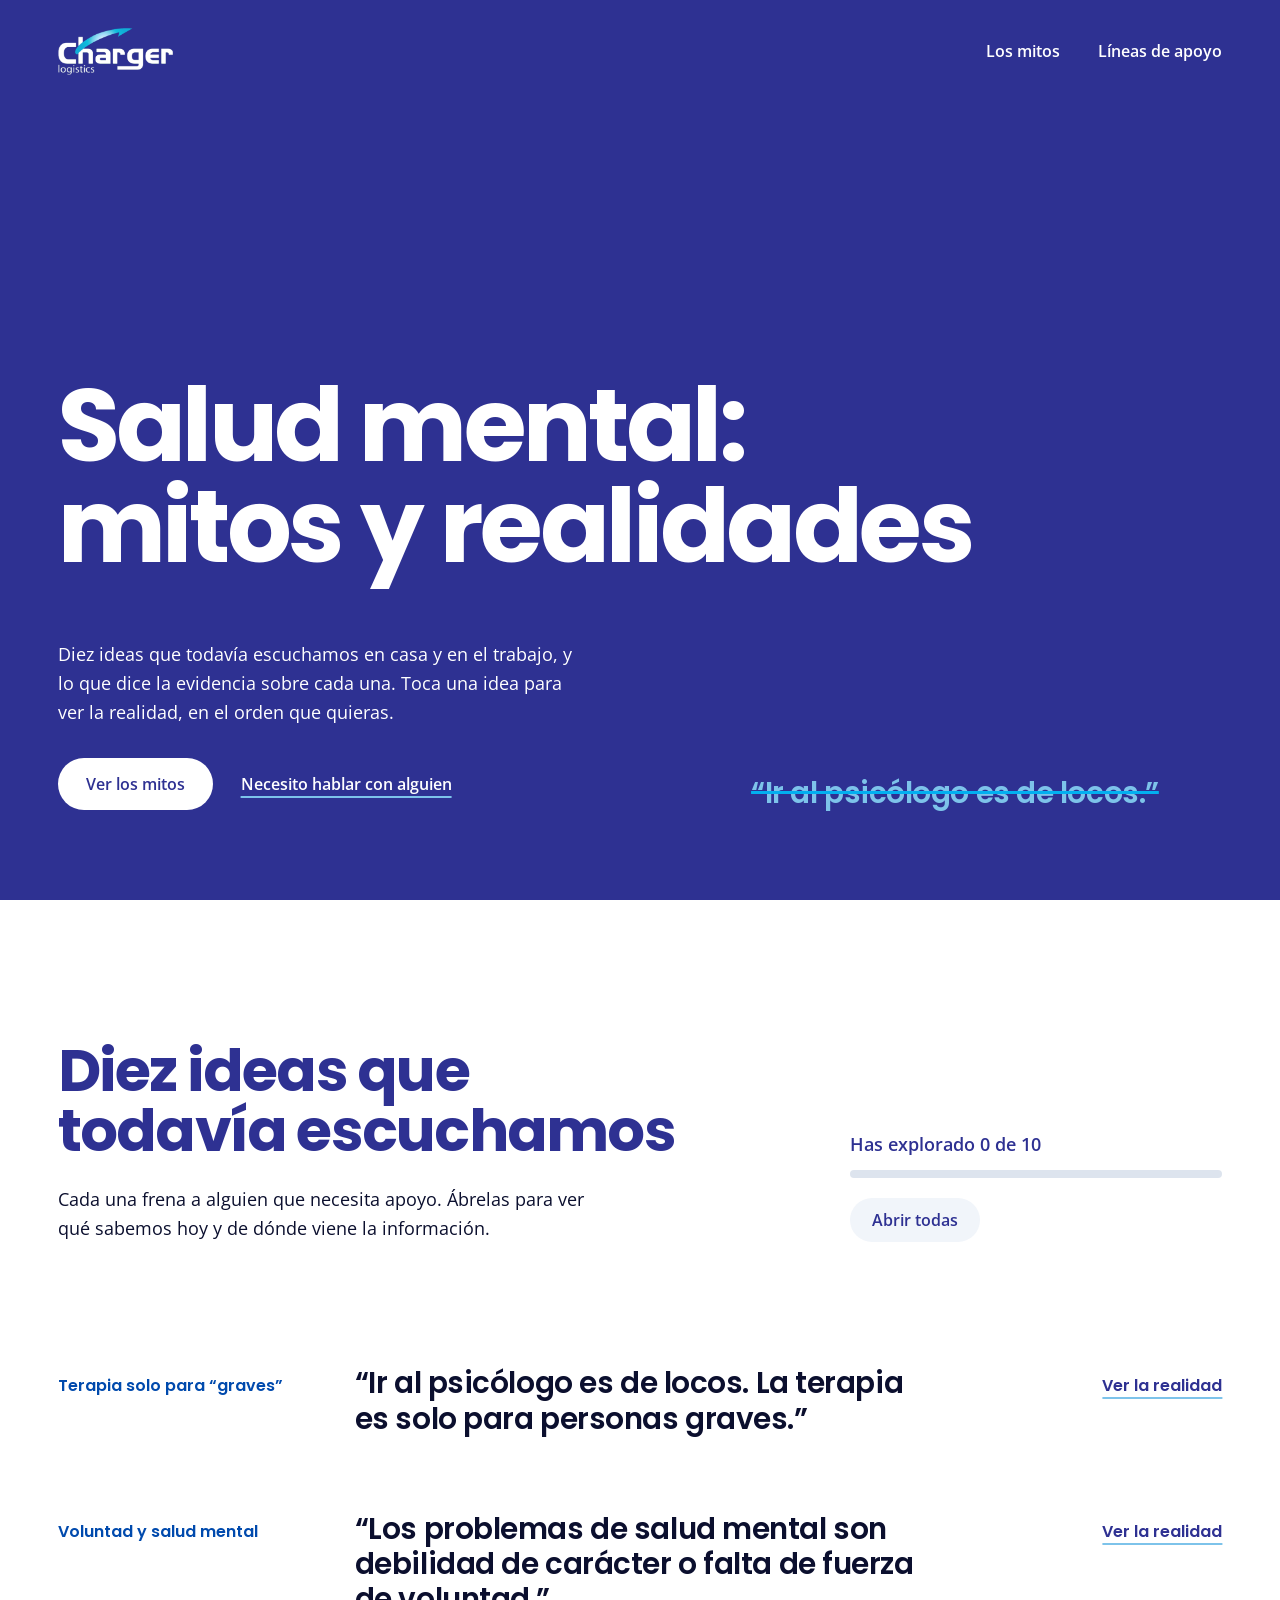
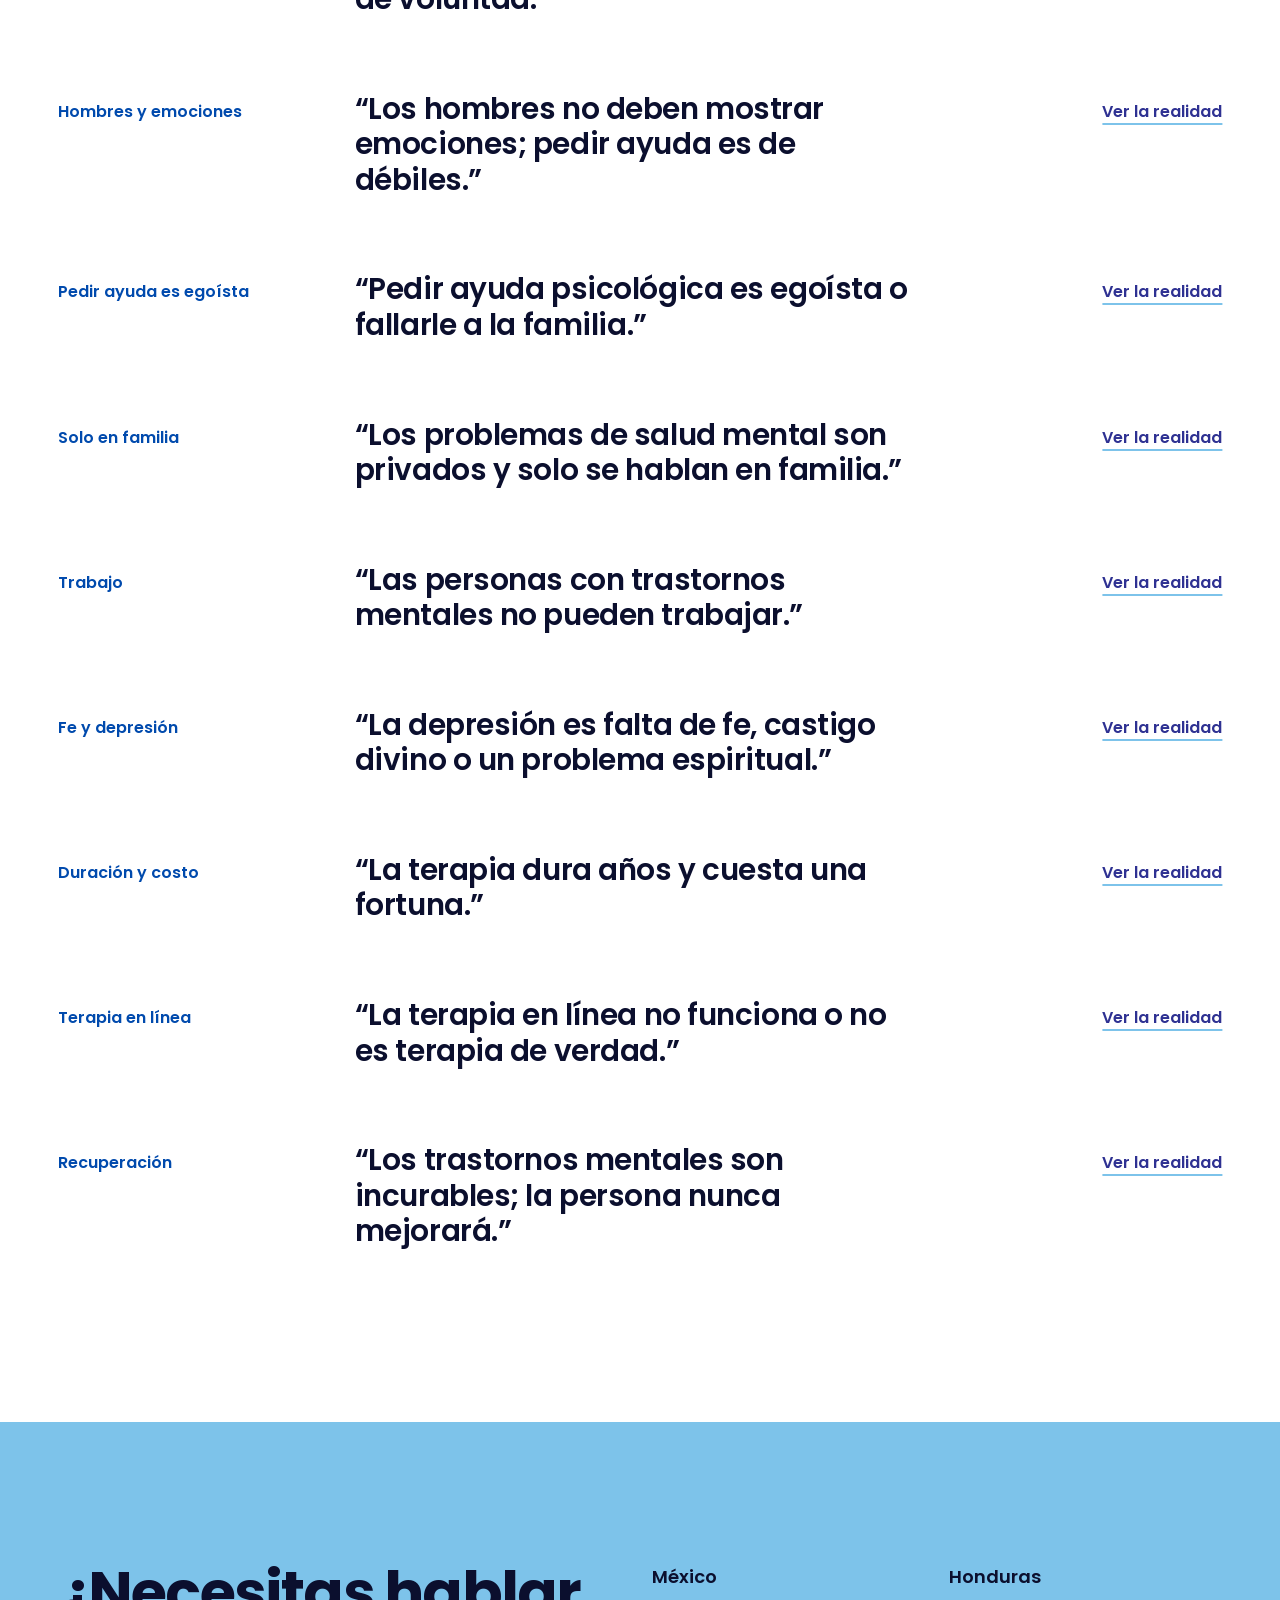
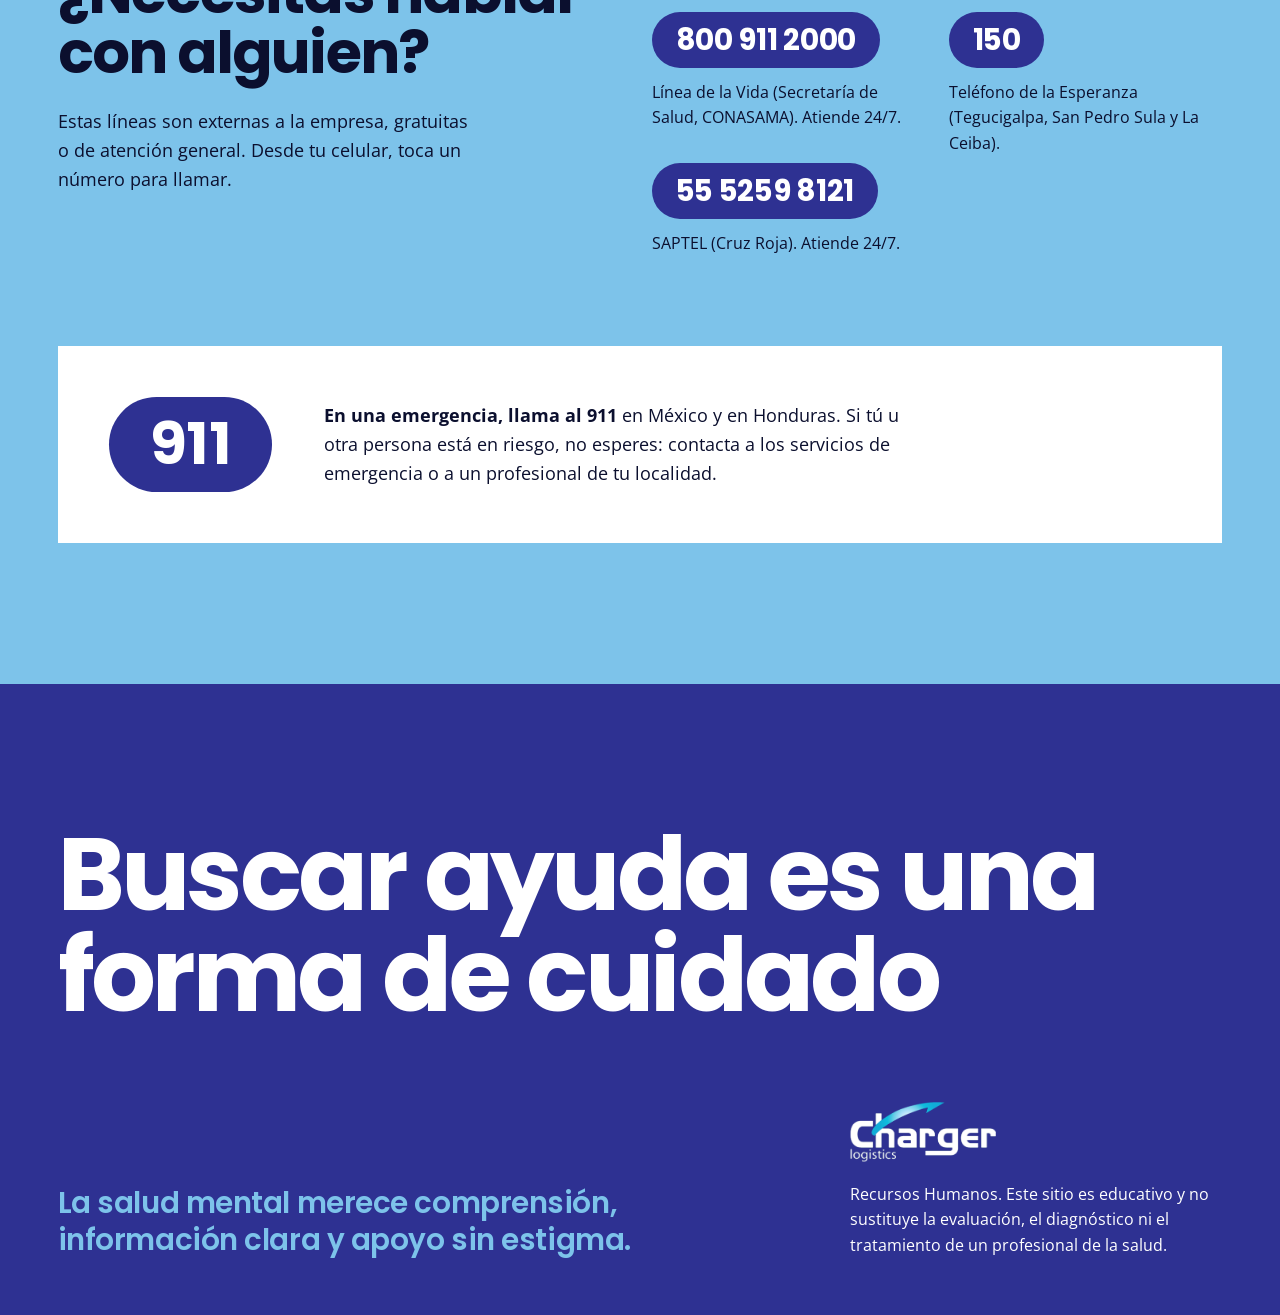
<file: index.html>
<!doctype html>
<html lang="es">
<head>
  <meta charset="utf-8">
  <meta name="viewport" content="width=device-width, initial-scale=1">
  <title>Salud mental: mitos y realidades</title>
  <meta name="description" content="Diez ideas comunes sobre salud mental y lo que dice la evidencia. Un recorrido educativo de Recursos Humanos, Charger Logistics.">
  <link rel="icon" type="image/png" href="img/favicon.png">
  <link rel="preload" href="fonts/poppins-latin-700-normal.woff2" as="font" type="font/woff2" crossorigin>
  <link rel="stylesheet" href="styles.css">
  <script>
    document.documentElement.classList.add('js');
    // Si app.js no llega a cargar, el contenido se muestra igual.
    window.__riseFallback = setTimeout(function () { document.documentElement.classList.add('no-rise'); }, 2500);
  </script>
</head>
<body>
  <a class="skip" href="#mitos">Saltar a los mitos</a>

  <header class="hero">
    <div class="wrap">
      <nav class="bar" aria-label="Secciones">
        <img class="logo" src="img/charger-logo.png" alt="Charger Logistics" width="122" height="50">
        <ul>
          <li><a href="#mitos">Los mitos</a></li>
          <li><a href="#apoyo">Líneas de apoyo</a></li>
        </ul>
      </nav>

      <h1 data-rise>Salud mental:<br> mitos y realidades</h1>

      <div class="hero-foot">
        <div class="hero-copy" data-rise style="--d:1">
          <p class="lead">Diez ideas que todavía escuchamos en casa y en el trabajo, y lo que dice la evidencia sobre cada una. Toca una idea para ver la realidad, en el orden que quieras.</p>
          <p class="actions">
            <a class="btn btn-light" href="#mitos">Ver los mitos</a>
            <a class="link-light" href="#apoyo">Necesito hablar con alguien</a>
          </p>
        </div>
        <p class="hero-myth" data-rise style="--d:2" aria-hidden="true"><s>“Ir al psicólogo es de&nbsp;locos.”</s></p>
      </div>
    </div>
  </header>

  <main id="main">
    <section class="myths" id="mitos" aria-labelledby="mitos-title">
      <div class="wrap">
        <div class="myths-head">
          <div data-rise>
            <h2 id="mitos-title">Diez ideas que todavía escuchamos</h2>
            <p>Cada una frena a alguien que necesita apoyo. Ábrelas para ver qué sabemos hoy y de dónde viene la información.</p>
          </div>
          <div class="progress" data-rise style="--d:1">
            <p id="explored" role="status" aria-live="polite">Has explorado 0 de 10</p>
            <div class="meter" aria-hidden="true"><span id="meter-fill"></span></div>
            <button type="button" class="btn btn-quiet" id="toggle-all" hidden>Abrir todas</button>
          </div>
        </div>

        <ul class="myth-list">
          <li data-rise>
            <details class="myth">
              <summary>
                <span class="topic">Terapia solo para “graves”</span>
                <span class="claim">“Ir al psicólogo es de locos. La terapia es solo para personas graves.”</span>
                <span class="cue"><span class="cue-open">Ver la realidad</span><span class="cue-close">Ocultar</span></span>
              </summary>
              <div class="answer">
                <p><strong>La realidad.</strong> La atención psicológica puede ayudar a cualquier persona que quiera mejorar su bienestar emocional, manejar el estrés, procesar experiencias o desarrollar nuevas habilidades. No está reservada para casos graves. Según la OMS, 1 de cada 4 personas necesitará apoyo en salud mental en algún momento de su vida.</p>
                <p class="sources">Fuentes: Mascayano et al. (2016); Ministerio de Salud de Argentina (2018); Hospital Escuela de Salud Mental (2025)</p>
              </div>
            </details>
          </li>
          <li data-rise>
            <details class="myth">
              <summary>
                <span class="topic">Voluntad y salud mental</span>
                <span class="claim">“Los problemas de salud mental son debilidad de carácter o falta de fuerza de voluntad.”</span>
                <span class="cue"><span class="cue-open">Ver la realidad</span><span class="cue-close">Ocultar</span></span>
              </summary>
              <div class="answer">
                <p><strong>La realidad.</strong> La depresión, la ansiedad y otras condiciones tienen causas biológicas, psicológicas y sociales. No son fallas morales ni defectos de personalidad. Decir “échale ganas” no basta: el apoyo profesional y el acompañamiento pueden marcar la diferencia, y creer este mito genera culpa y vergüenza que retrasan pedir ayuda.</p>
                <p class="sources">Fuentes: Universidad Veracruzana (2018); UNICEF (2023); El Salvador.com (2026)</p>
              </div>
            </details>
          </li>
          <li data-rise>
            <details class="myth">
              <summary>
                <span class="topic">Hombres y emociones</span>
                <span class="claim">“Los hombres no deben mostrar emociones; pedir ayuda es de débiles.”</span>
                <span class="cue"><span class="cue-open">Ver la realidad</span><span class="cue-close">Ocultar</span></span>
              </summary>
              <div class="answer">
                <p><strong>La realidad.</strong> Todas las personas tienen emociones, sin importar su género. Expresar lo que se siente y pedir ayuda es una muestra de autocuidado, no de debilidad. Callar siempre lo que se siente puede dificultar la comunicación y retrasar el apoyo que alguien necesita.</p>
                <p class="sources">Fuentes: Workplace Options (2024); JMU Latinos Health (2023); SanaMetx (2025)</p>
              </div>
            </details>
          </li>
          <li data-rise>
            <details class="myth">
              <summary>
                <span class="topic">Pedir ayuda es egoísta</span>
                <span class="claim">“Pedir ayuda psicológica es egoísta o fallarle a la familia.”</span>
                <span class="cue"><span class="cue-open">Ver la realidad</span><span class="cue-close">Ocultar</span></span>
              </summary>
              <div class="answer">
                <p><strong>La realidad.</strong> Cuidar tu salud mental no es egoísmo: también te permite estar mejor con las personas que quieres. Pedir apoyo es una forma de responsabilidad contigo y con tu entorno, especialmente si cuidas de otras personas.</p>
                <p class="sources">Fuentes: ReachLink (2026); JMU Latinos Health (2024); Postpartum Support International (2025)</p>
              </div>
            </details>
          </li>
          <li data-rise>
            <details class="myth">
              <summary>
                <span class="topic">Solo en familia</span>
                <span class="claim">“Los problemas de salud mental son privados y solo se hablan en familia.”</span>
                <span class="cue"><span class="cue-open">Ver la realidad</span><span class="cue-close">Ocultar</span></span>
              </summary>
              <div class="answer">
                <p><strong>La realidad.</strong> La familia puede ser un gran apoyo, pero acompañar no es lo mismo que tratar. Las condiciones de salud mental pueden requerir atención profesional. Hablar con la familia y buscar ayuda especializada se complementan.</p>
                <p class="sources">Fuentes: JMU Latinos Health (2023); ReachLink (2026); Center for Health Journalism</p>
              </div>
            </details>
          </li>
          <li data-rise>
            <details class="myth">
              <summary>
                <span class="topic">Trabajo</span>
                <span class="claim">“Las personas con trastornos mentales no pueden trabajar.”</span>
                <span class="cue"><span class="cue-open">Ver la realidad</span><span class="cue-close">Ocultar</span></span>
              </summary>
              <div class="answer">
                <p><strong>La realidad.</strong> Con los apoyos adecuados, muchas personas con condiciones de salud mental trabajan y llevan vidas plenas. Un diagnóstico no define la capacidad de una persona. La discriminación y la falta de ajustes razonables son una barrera mayor que la condición misma.</p>
                <p class="sources">Fuentes: SOM360; Ministerio de Salud de Argentina (2018); Mascayano Tapia (2015)</p>
              </div>
            </details>
          </li>
          <li data-rise>
            <details class="myth">
              <summary>
                <span class="topic">Fe y depresión</span>
                <span class="claim">“La depresión es falta de fe, castigo divino o un problema espiritual.”</span>
                <span class="cue"><span class="cue-open">Ver la realidad</span><span class="cue-close">Ocultar</span></span>
              </summary>
              <div class="answer">
                <p><strong>La realidad.</strong> La depresión es una condición de salud con componentes biológicos, psicológicos y sociales; no es falta de fe ni un castigo. La fe y la espiritualidad pueden ser una fuente valiosa de apoyo, pero conviven con la atención profesional, no la reemplazan. Pensar que es un castigo puede sumar culpa y retrasar el tratamiento.</p>
                <p class="sources">Fuentes: Medical News Today (2021); Step Up for Mental Health (2023); GMHAN</p>
              </div>
            </details>
          </li>
          <li data-rise>
            <details class="myth">
              <summary>
                <span class="topic">Duración y costo</span>
                <span class="claim">“La terapia dura años y cuesta una fortuna.”</span>
                <span class="cue"><span class="cue-open">Ver la realidad</span><span class="cue-close">Ocultar</span></span>
              </summary>
              <div class="answer">
                <p><strong>La realidad.</strong> Muchas terapias actuales tienen una duración definida, que suele ir de unas pocas semanas a algunos meses según cada caso. Además, existen opciones públicas, comunitarias, universitarias y en línea de bajo costo o gratuitas. Consulta qué servicios hay en tu localidad.</p>
                <p class="sources">Fuentes: Origen.pe (2026); Mipsi México (2024); Psicología y Mente (2017)</p>
              </div>
            </details>
          </li>
          <li data-rise>
            <details class="myth">
              <summary>
                <span class="topic">Terapia en línea</span>
                <span class="claim">“La terapia en línea no funciona o no es terapia de verdad.”</span>
                <span class="cue"><span class="cue-open">Ver la realidad</span><span class="cue-close">Ocultar</span></span>
              </summary>
              <div class="answer">
                <p><strong>La realidad.</strong> La terapia también puede hacerse a través de una pantalla. Para muchas personas y situaciones puede ser una alternativa útil, siempre que la brinde un profesional calificado, en un entorno adecuado y con una modalidad apropiada a sus necesidades.</p>
                <p class="sources">Fuentes: Mipsi México (2024)</p>
              </div>
            </details>
          </li>
          <li data-rise>
            <details class="myth">
              <summary>
                <span class="topic">Recuperación</span>
                <span class="claim">“Los trastornos mentales son incurables; la persona nunca mejorará.”</span>
                <span class="cue"><span class="cue-open">Ver la realidad</span><span class="cue-close">Ocultar</span></span>
              </summary>
              <div class="answer">
                <p><strong>La realidad.</strong> La recuperación es posible. Con tratamiento, apoyo y acompañamiento adecuados, muchas personas mejoran, logran estabilidad y viven bien. Un diagnóstico no es una sentencia ni define el futuro de nadie.</p>
                <p class="sources">Fuentes: SOM360; Ministerio de Salud de Argentina (2018)</p>
              </div>
            </details>
          </li>
        </ul>
      </div>
    </section>

    <section class="support" id="apoyo" aria-labelledby="apoyo-title">
      <div class="wrap support-grid">
        <div class="support-intro" data-rise>
          <h2 id="apoyo-title">¿Necesitas hablar con alguien?</h2>
          <p>Estas líneas son externas a la empresa, gratuitas o de atención general. Desde tu celular, toca un número para llamar.</p>
        </div>

        <div class="lines">
          <div class="country" data-rise style="--d:1">
            <h3>México</h3>
            <ul>
              <li>
                <a class="call" href="tel:8009112000" aria-label="Llamar a la Línea de la Vida, 800 911 2000">800 911 2000</a>
                <span class="who">Línea de la Vida (Secretaría de Salud, CONASAMA). Atiende 24/7.</span>
              </li>
              <li>
                <a class="call" href="tel:5552598121" aria-label="Llamar a SAPTEL, 55 5259 8121">55 5259 8121</a>
                <span class="who">SAPTEL (Cruz Roja). Atiende 24/7.</span>
              </li>
            </ul>
          </div>
          <div class="country" data-rise style="--d:2">
            <h3>Honduras</h3>
            <ul>
              <li>
                <a class="call" href="tel:150" aria-label="Llamar al Teléfono de la Esperanza, 150">150</a>
                <span class="who">Teléfono de la Esperanza (Tegucigalpa, San Pedro Sula y La Ceiba).</span>
              </li>
            </ul>
          </div>
        </div>

        <div class="emergency" data-rise>
          <a class="call call-big" href="tel:911" aria-label="Llamar al 911">911</a>
          <p><strong>En una emergencia, llama al 911</strong> en México y en Honduras. Si tú u otra persona está en riesgo, no esperes: contacta a los servicios de emergencia o a un profesional de tu localidad.</p>
        </div>
      </div>
    </section>
  </main>

  <footer class="close">
    <div class="wrap">
      <h2 data-rise>Buscar ayuda es una forma de&nbsp;cuidado</h2>
      <div class="close-foot">
        <p class="close-text" data-rise style="--d:1">La salud mental merece comprensión, información clara y apoyo sin estigma.</p>
        <div class="sign" data-rise style="--d:2">
          <img src="img/charger-logo.png" alt="Charger Logistics" width="146" height="60" loading="lazy">
          <p>Recursos Humanos. Este sitio es educativo y no sustituye la evaluación, el diagnóstico ni el tratamiento de un profesional de la salud.</p>
        </div>
      </div>
    </div>
  </footer>

  <script src="app.js"></script>
</body>
</html>
</file>
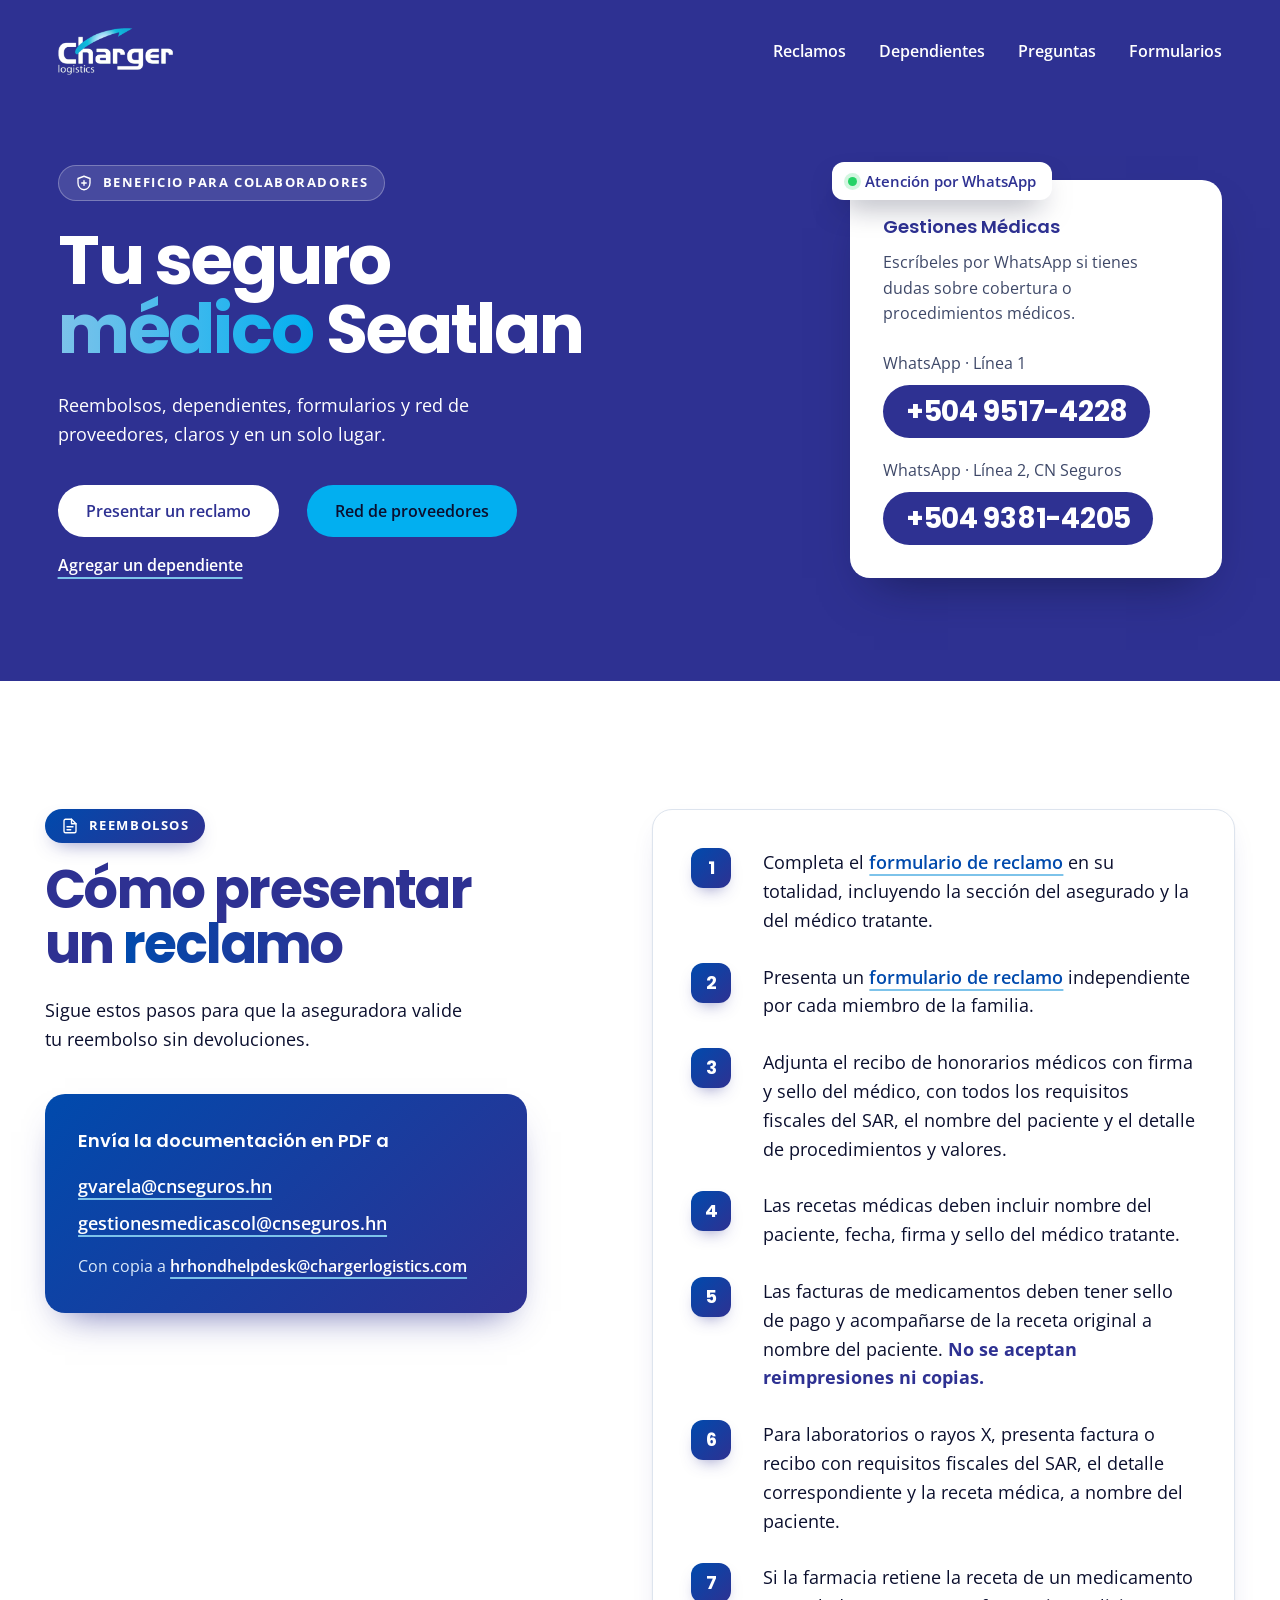
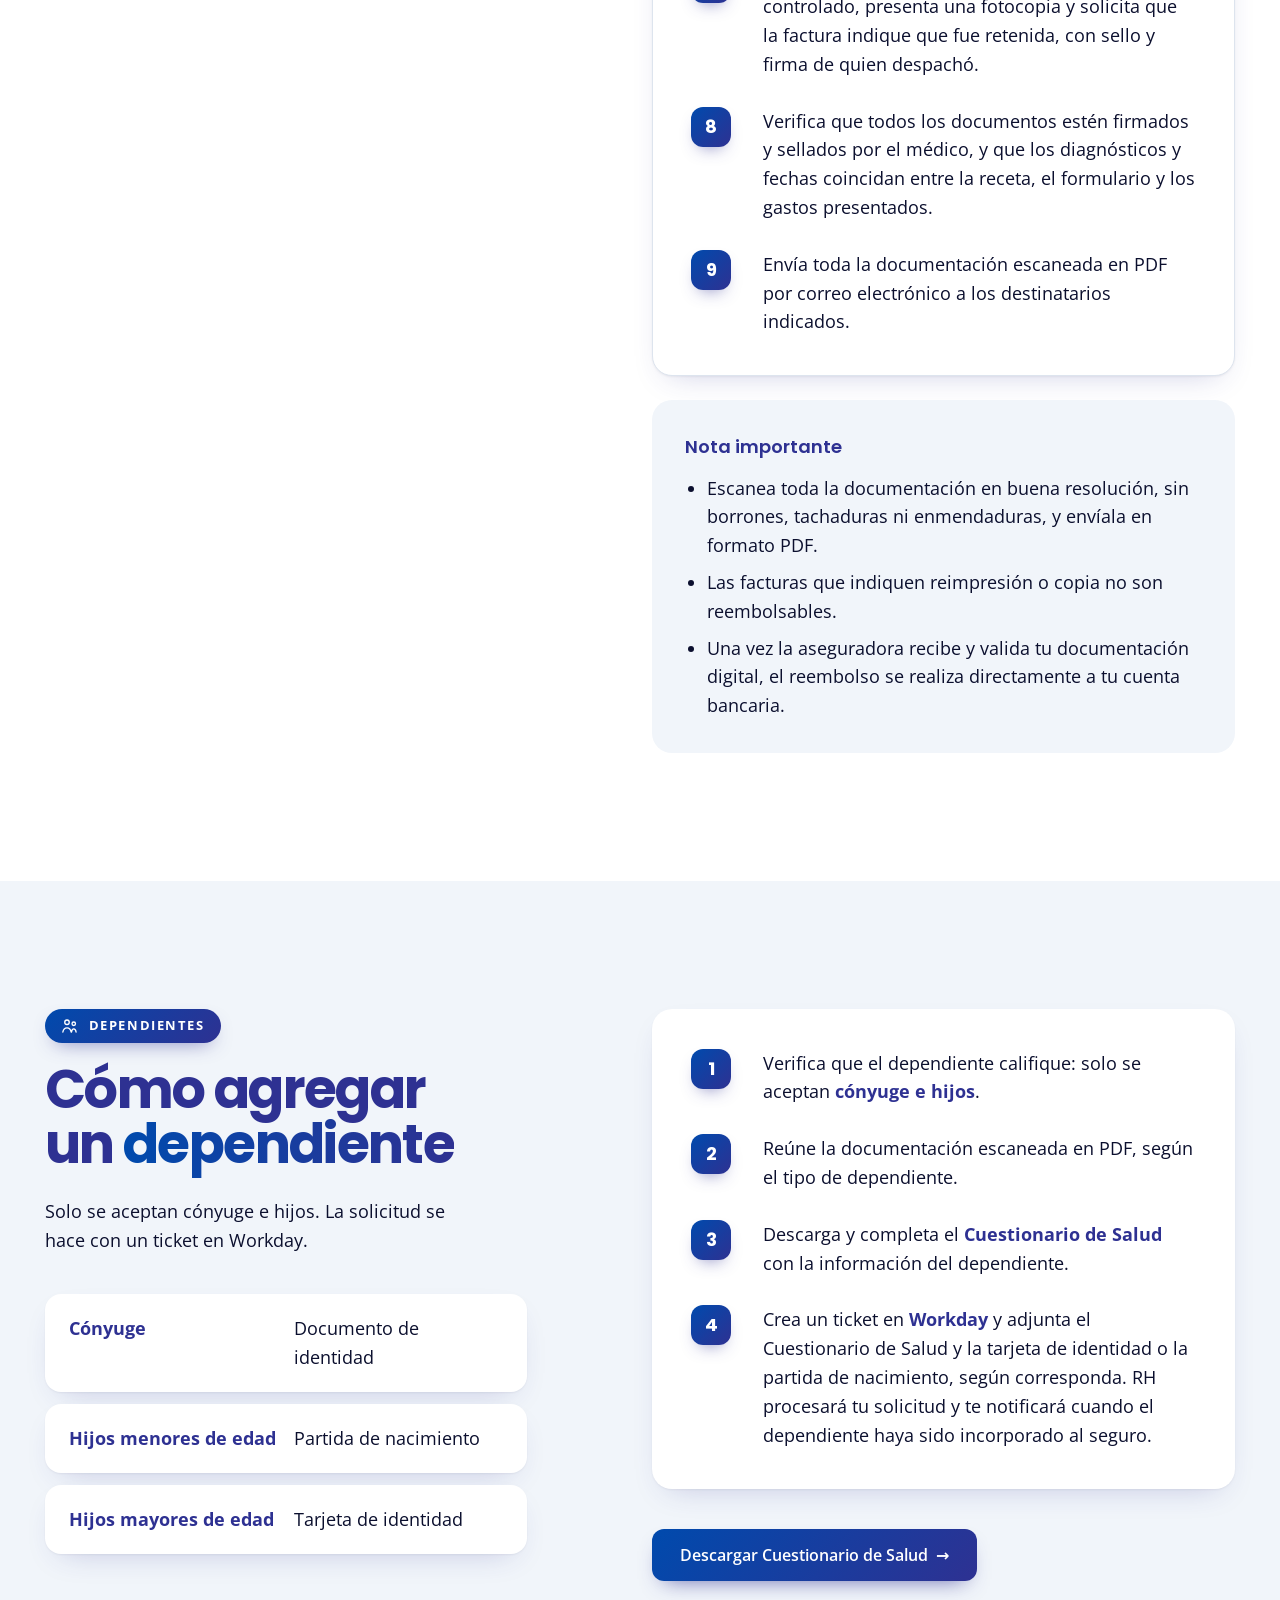
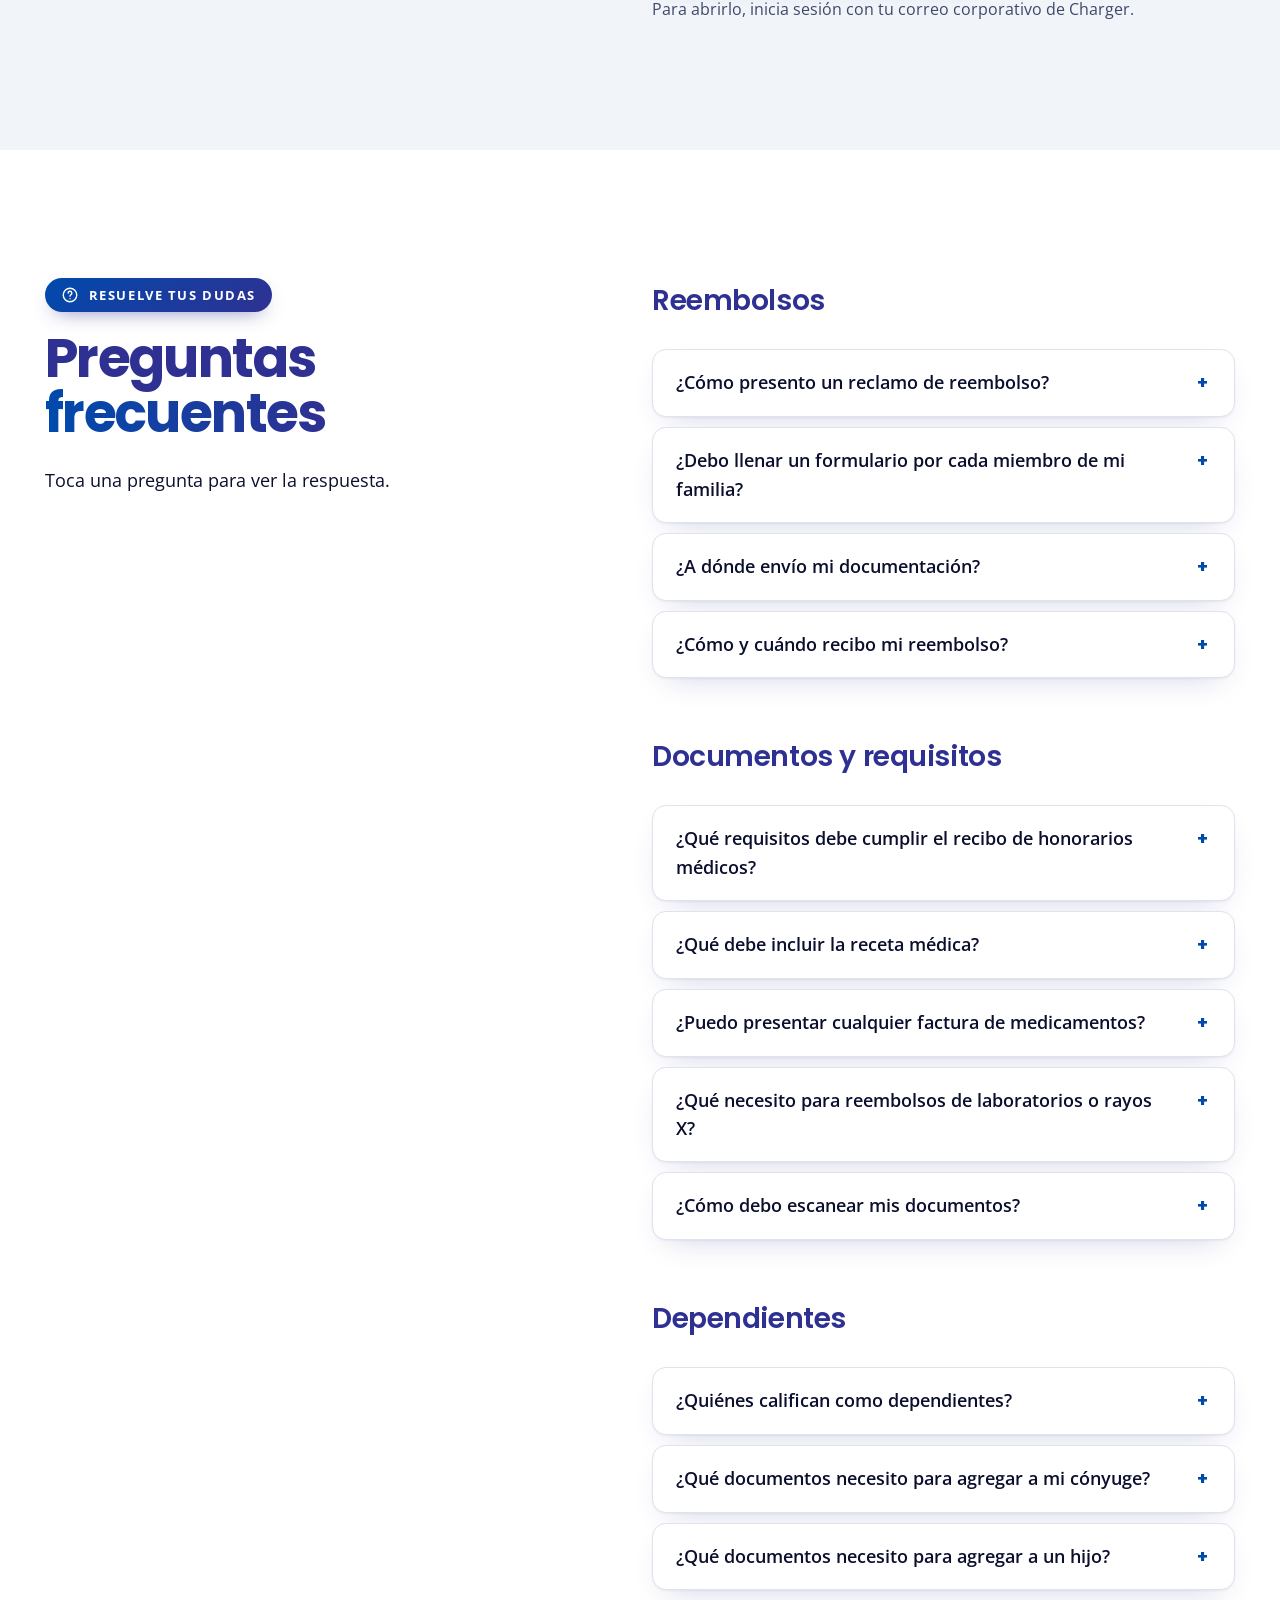
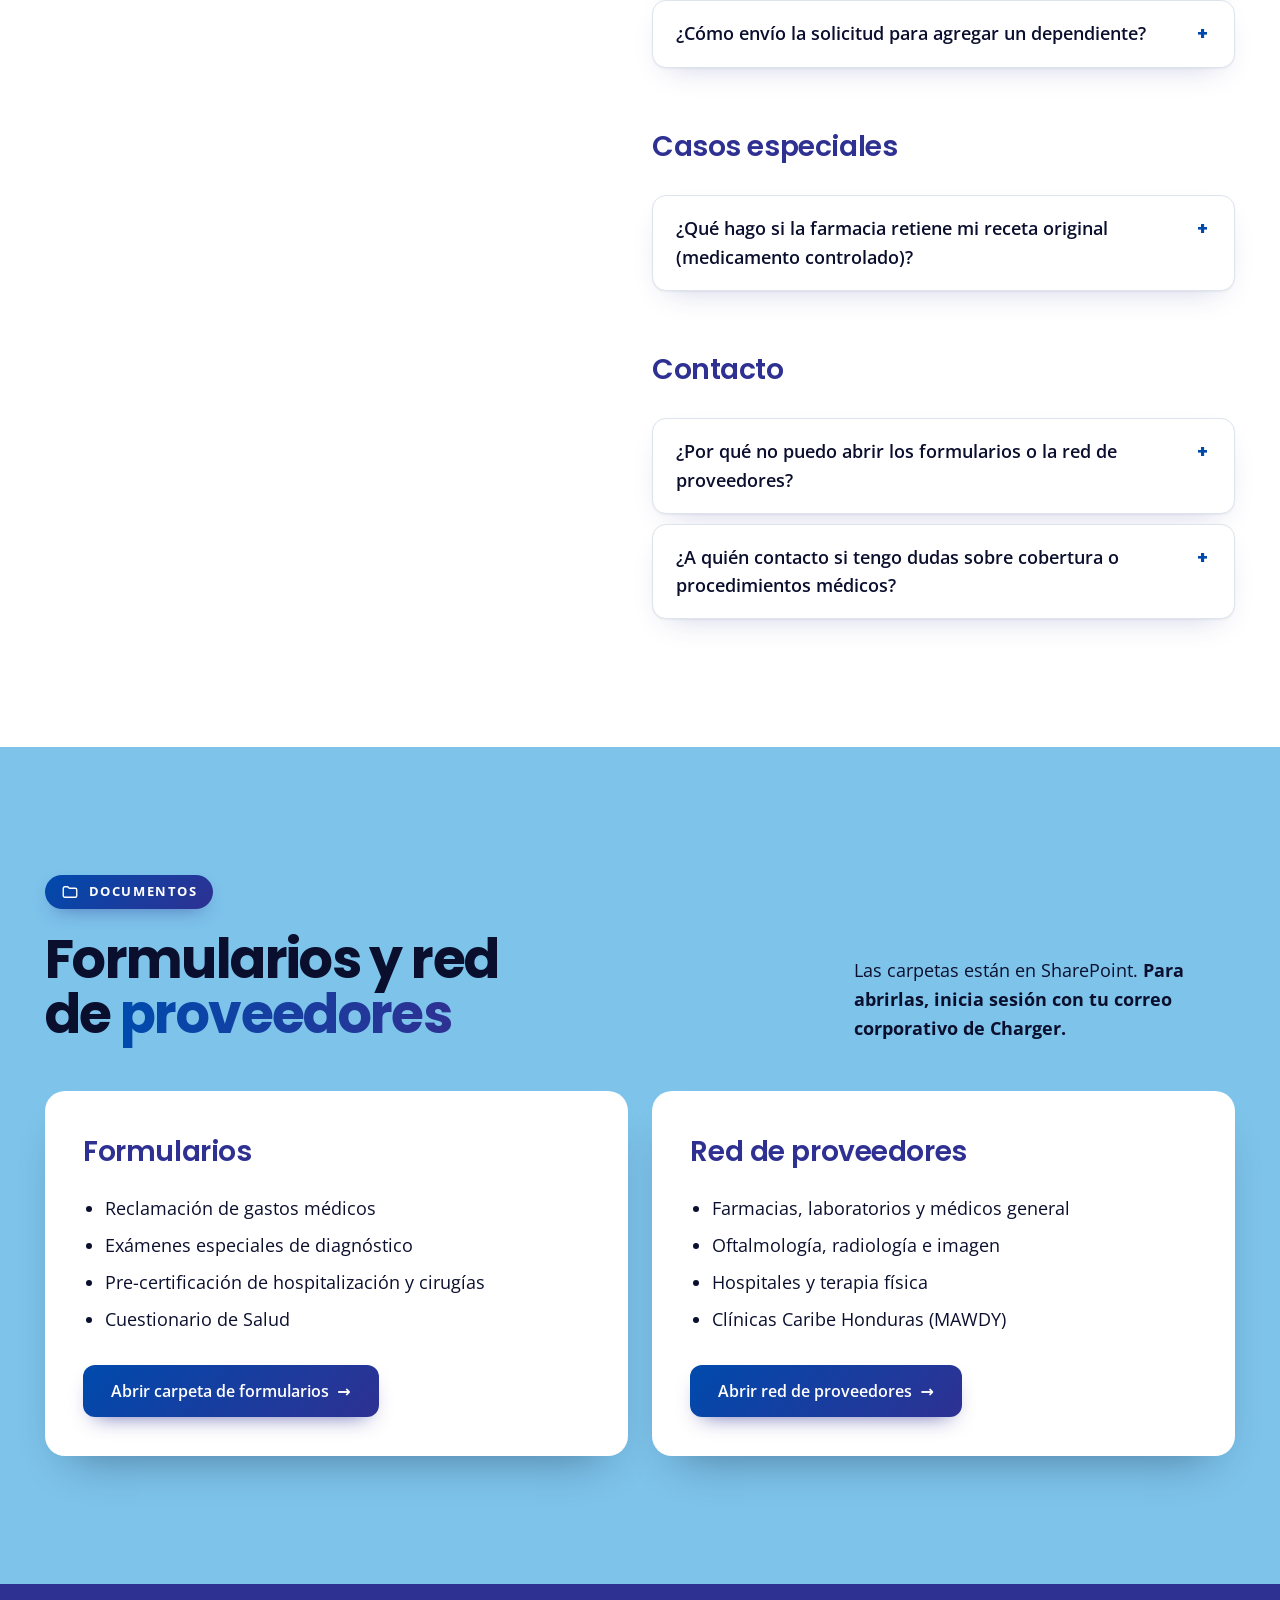
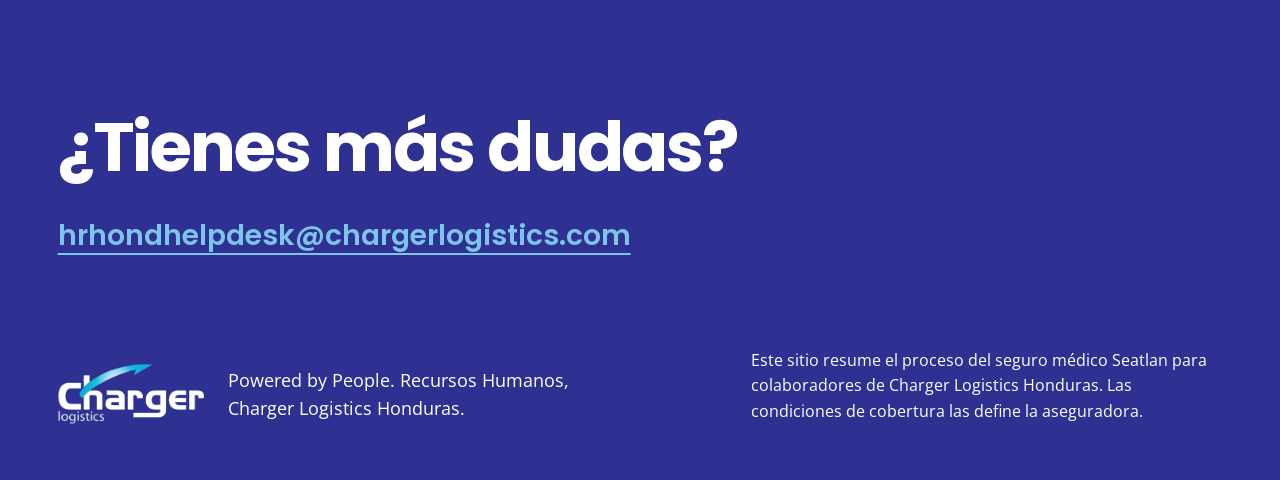
<file: seguro-medico/index.html>
<!doctype html>
<html lang="es">
<head>
<meta charset="utf-8">
<meta name="viewport" content="width=device-width, initial-scale=1">
<title>Seguro Médico Seatlan | Charger Logistics</title>
<meta name="description" content="Reclamos de reembolso, adición de dependientes, formularios y red de proveedores del seguro médico Seatlan para colaboradores de Charger Logistics Honduras.">
<meta name="theme-color" content="#2E3192">
<link rel="icon" type="image/png" href="favicon.png">
<link rel="apple-touch-icon" href="favicon.png">
<link rel="preload" href="../fonts/poppins-latin-700-normal.woff2" as="font" type="font/woff2" crossorigin>
<style>
@font-face{font-family:"Poppins";src:url("../fonts/poppins-latin-600-normal.woff2") format("woff2");font-weight:600;font-display:swap}
@font-face{font-family:"Poppins";src:url("../fonts/poppins-latin-700-normal.woff2") format("woff2");font-weight:700;font-display:swap}
@font-face{font-family:"Open Sans";src:url("../fonts/open-sans-latin-wght-normal.woff2") format("woff2");font-weight:300 800;font-display:swap}
:root{
  --indigo:#2E3192; --blue:#004AAD; --cyan:#02AFF0; --sky:#7DC3EA;
  --ink:#0B0F2E; --white:#fff; --tint:#F1F5FA; --track:#DDE4EE; --muted:#3E4868;
  --title:"Poppins",system-ui,sans-serif;
  --body:"Open Sans",system-ui,-apple-system,"Segoe UI",sans-serif;
  --fs-display:clamp(36px,5.4vw,96px);
  --fs-h2:clamp(32px,4.2vw,64px);
  --fs-statement:clamp(22px,2.2vw,32px);
  --fs-body:18px; --fs-small:16px;
  --m:clamp(24px,7vw,140px);
  --m-hero:clamp(20px,4.5vw,64px);
  --max:1200px;
  --grad:linear-gradient(135deg,#004AAD 0%,#2E3192 100%);
  --grad-light:linear-gradient(90deg,#7DC3EA 0%,#02AFF0 100%);
  --shadow:0 1px 2px rgba(11,15,46,.05),0 12px 32px -16px rgba(46,49,146,.28);
  --gap:clamp(96px,10vw,160px);
  --ease:cubic-bezier(.2,.7,.2,1);
}
*,*::before,*::after{box-sizing:border-box}
html{-webkit-text-size-adjust:100%;scroll-behavior:smooth}
body{margin:0;background:var(--white);color:var(--ink);font:400 var(--fs-body)/1.6 var(--body);-webkit-font-smoothing:antialiased}
h1,h2,h3{font-family:var(--title);margin:0;text-wrap:balance}
p{margin:0} ul,ol{margin:0;padding:0}
img{display:block;max-width:100%;height:auto}
a{color:var(--blue);text-underline-offset:3px}
::selection{background:var(--cyan);color:var(--ink)}
:focus-visible{outline:3px solid var(--cyan);outline-offset:3px}
.wrap{padding-inline:max(20px,calc(max(var(--m),calc((100% - var(--max))/2))/2))}
.skip{position:absolute;left:var(--m);top:-100px;z-index:10;background:var(--white);color:var(--indigo);padding:12px 20px;font-weight:600}
.skip:focus{top:16px}
.grid{display:grid;grid-template-columns:repeat(12,minmax(0,1fr));column-gap:24px;row-gap:48px}

.btn{display:inline-flex;align-items:center;justify-content:center;min-height:52px;padding:0 28px;border:0;border-radius:999px;font:600 var(--fs-small)/1 var(--body);text-decoration:none;cursor:pointer;transition:background-color .2s,color .2s,transform .15s var(--ease)}
.btn:active{transform:scale(.97)}
.btn-light{background:var(--white);color:var(--indigo)}
.btn-light:hover{background:var(--sky)}
.btn-accent{background:var(--cyan);color:var(--ink);box-shadow:0 0 0 0 rgba(2,175,240,.55);animation:nudge 2.4s ease-out 1.2s 2}
.btn-accent:hover{background:var(--sky)}
@keyframes nudge{70%{box-shadow:0 0 0 14px rgba(2,175,240,0)}100%{box-shadow:0 0 0 0 rgba(2,175,240,0)}}
#proveedores{scroll-margin-top:24px}
.btn-dark{gap:8px;border-radius:12px;background:var(--grad);color:var(--white);box-shadow:0 10px 22px -12px rgba(46,49,146,.8)}
.btn-dark:hover{background:var(--indigo)}
.btn-dark::after{content:"→";font-weight:700}
.link{font-weight:600;font-size:var(--fs-small);color:inherit;text-decoration:underline;text-decoration-color:var(--sky);text-underline-offset:6px;text-decoration-thickness:2px;transition:color .2s}
.link:hover{color:var(--sky)}

/* Portada */
.hero{background:var(--indigo);color:var(--white)}
.hero .wrap{padding-block:28px clamp(64px,8vw,120px);padding-inline:var(--m-hero)}
.bar{display:flex;align-items:center;justify-content:space-between;gap:24px}
.brand{width:clamp(96px,9vw,122px)}
.bar ul{list-style:none;display:flex;gap:clamp(16px,2.6vw,36px)}
.bar a{color:var(--white);font-weight:600;font-size:var(--fs-small);text-decoration:none;display:inline-block;padding:8px 0;transition:color .2s}
.bar a:hover{color:var(--sky)}
.hero .grid{margin-top:clamp(56px,7vw,112px);align-items:end}
.hero-copy{grid-column:1/span 7}
.hero h1{font-size:var(--fs-display);font-weight:700;line-height:1;letter-spacing:-.03em}
.lead{margin-top:28px;max-width:46ch}
.hero-actions{margin-top:36px;display:flex;flex-wrap:wrap;align-items:center;gap:16px 28px}
.lines{grid-column:9/span 4;background:var(--white);color:var(--ink);padding:clamp(24px,2.6vw,36px)}
.lines h2{font-size:var(--fs-body);font-weight:600;color:var(--indigo)}
.lines p{margin-top:8px;font-size:var(--fs-small);color:var(--muted)}
.lines ul{list-style:none;margin-top:24px;display:grid;gap:20px}
.lines li span{display:block;font-size:var(--fs-small);color:var(--muted);margin-bottom:8px}
.call{display:inline-block;font-family:var(--title);font-weight:700;font-size:var(--fs-statement);line-height:1;letter-spacing:-.01em;white-space:nowrap;background:var(--indigo);color:var(--white);text-decoration:none;padding:.45em .8em;border-radius:999px;transition:background-color .2s,transform .15s var(--ease)}
.call:hover{background:var(--ink)}
.call:active{transform:scale(.96)}

/* Secciones */
section{padding-block:var(--gap)}
.tinted{background:var(--tint)}
.side{grid-column:1/span 5}
.side h2{font-size:var(--fs-h2);font-weight:700;line-height:1.02;letter-spacing:-.03em;color:var(--indigo)}
.side > p{margin-top:24px;max-width:42ch}
.main{grid-column:7/span 6}

.steps{list-style:none;counter-reset:s;display:grid;gap:28px}
.steps > li{counter-increment:s;display:grid;grid-template-columns:56px 1fr;column-gap:16px}
.steps > li::before{content:counter(s);font-family:var(--title);font-weight:700;font-size:var(--fs-statement);line-height:1;color:var(--cyan)}
.steps b{color:var(--indigo)}
.steps a{font-weight:600;text-decoration-thickness:2px;text-decoration-color:var(--sky);text-underline-offset:5px;transition:color .2s}
.steps a:hover{color:var(--indigo);text-decoration-color:var(--indigo)}

.send{margin-top:40px;background:var(--grad);color:var(--white);padding:clamp(24px,2.6vw,36px);border-radius:20px;box-shadow:0 18px 36px -20px rgba(46,49,146,.8)}
.send h3{font-size:var(--fs-body);font-weight:600}
.send ul{list-style:none;margin-top:16px;display:grid;gap:8px}
.send a{color:var(--white);font-weight:600;overflow-wrap:anywhere;text-decoration-color:var(--sky);text-decoration-thickness:2px;text-underline-offset:5px}
.send a:hover{color:var(--sky)}
.send .cc{margin-top:16px;font-size:var(--fs-small);color:#DCEBFA}
.before{margin-top:24px;background:var(--tint);padding:clamp(24px,2.6vw,36px);border-radius:20px}
.before h3{font-size:var(--fs-body);font-weight:600;color:var(--indigo)}
.before ul{margin-top:12px;padding-left:1.2em;display:grid;gap:8px}

.docs-need{margin-top:40px;display:grid;gap:12px}
.docs-need div{background:var(--white);border-radius:16px;box-shadow:var(--shadow);padding:20px 24px;display:grid;grid-template-columns:minmax(0,1fr) minmax(0,1fr);gap:16px}
.docs-need dt{font-weight:700;color:var(--indigo)}
.docs-need dd{margin:0}
.dl{margin-top:40px;display:flex;flex-wrap:wrap;align-items:center;gap:16px 24px}
.hint{font-size:var(--fs-small);color:var(--muted)}

/* Preguntas */
.faq-list{grid-column:7/span 6;display:grid;gap:56px}
.faq-cat{font-size:var(--fs-statement);font-weight:600;color:var(--indigo);letter-spacing:-.015em;margin-bottom:16px}
.faq-group{--pad:clamp(16px,1.8vw,24px);display:grid;gap:10px}
details.faq{background:var(--white);border:1px solid var(--track);border-radius:14px;overflow:hidden;box-shadow:var(--shadow)}
details.faq summary{list-style:none;cursor:pointer;display:flex;justify-content:space-between;align-items:baseline;gap:24px;padding:18px var(--pad);font-weight:600;transition:background-color .25s}
details.faq summary::-webkit-details-marker{display:none}
details.faq summary:hover{background:var(--tint)}
.mark{flex:none;font-family:var(--title);font-weight:700;color:var(--blue);width:1em;text-align:center;transition:transform .3s var(--ease)}
.mark::before{content:"+"}
details.faq[open] .mark{transform:rotate(45deg)}
details.faq .a{padding:0 var(--pad) 24px;max-width:none;animation:reveal .45s var(--ease) both}
@keyframes reveal{from{opacity:0;transform:translateY(10px)}}

/* Formularios */
.resources{background:var(--sky)}
.resources .side h2{color:var(--ink)}
.res{grid-column:span 6;background:var(--white);padding:clamp(28px,3vw,44px);display:flex;flex-direction:column;border-radius:20px;box-shadow:0 24px 44px -26px rgba(11,15,46,.45)}
.res h3{font-size:var(--fs-statement);font-weight:600;color:var(--indigo);letter-spacing:-.015em}
.res ul{margin:20px 0 32px;padding-left:1.2em;display:grid;gap:8px;flex:1}
.res .btn{align-self:flex-start}
.res-head{grid-column:1/-1;display:grid;grid-template-columns:repeat(12,minmax(0,1fr));column-gap:24px;row-gap:24px;align-items:end}
.res-head h2{grid-column:1/span 7;font-size:var(--fs-h2);font-weight:700;line-height:1.02;letter-spacing:-.03em}
.res-head p{grid-column:9/span 4}

/* Cierre */
.close{background:var(--indigo);color:var(--white);padding-block:var(--gap) 56px}
.close .wrap{padding-inline:var(--m-hero)}
.close h2{font-size:var(--fs-display);font-weight:700;line-height:1;letter-spacing:-.03em}
.close .mail{display:inline-block;margin-top:32px;font-family:var(--title);font-weight:600;font-size:var(--fs-statement);color:var(--sky);overflow-wrap:anywhere;text-decoration-thickness:2px;text-underline-offset:8px;transition:color .2s}
.close .mail:hover{color:var(--white)}
.close .grid{margin-top:clamp(64px,7vw,112px);align-items:end}
.close .sign{grid-column:1/span 6;display:flex;align-items:center;gap:24px}
.close .sign img{width:146px}
.close .note{grid-column:8/span 5;font-size:var(--fs-small)}


/* Recursos visuales (mismos que Convenios) */
.pill{display:inline-flex;align-items:center;gap:10px;padding:8px 16px;border-radius:999px;font:700 13px/1.2 var(--body);letter-spacing:.12em;text-transform:uppercase}
.pill svg{width:18px;height:18px;flex:none;stroke:currentColor;fill:none;stroke-width:1.8;stroke-linecap:round;stroke-linejoin:round}
.pill-glass{background:rgba(255,255,255,.12);border:1px solid rgba(255,255,255,.28);color:var(--white)}
.pill-solid{background:var(--grad);color:var(--white);box-shadow:0 8px 20px -10px rgba(46,49,146,.7)}
.grad-light{background:var(--grad-light);-webkit-background-clip:text;background-clip:text;color:transparent}
.grad-dark{background:linear-gradient(90deg,#004AAD,#2E3192);-webkit-background-clip:text;background-clip:text;color:transparent}
.hero .pill{margin-bottom:24px}
.side .pill,.res-head .pill{margin-bottom:20px}
.res-head .pill{grid-column:1/-1;justify-self:start;margin-bottom:0}
.lines{position:relative;border-radius:20px;box-shadow:0 24px 48px -24px rgba(11,15,46,.6)}
.lines .live{position:absolute;top:-18px;left:-18px;z-index:1;display:inline-flex;align-items:center;gap:8px;padding:10px 16px;border-radius:12px;background:var(--white);color:var(--indigo);font:600 15px/1.2 var(--body);box-shadow:0 14px 30px -12px rgba(11,15,46,.55)}
.lines .live::before{content:"";width:9px;height:9px;border-radius:50%;background:#25D366;box-shadow:0 0 0 4px rgba(37,211,102,.2)}
.steps-card{background:var(--white);border:1px solid var(--track);border-radius:20px;box-shadow:var(--shadow);padding:clamp(24px,3vw,44px)}
.tinted .steps-card{border-color:transparent}
.steps > li::before{width:40px;height:40px;border-radius:12px;display:flex;align-items:center;justify-content:center;background:var(--grad);color:var(--white);font-size:18px;box-shadow:0 8px 18px -10px rgba(46,49,146,.8)}

/* Entradas */
.js [data-rise]{opacity:0;transform:translateY(28px);transition:opacity .8s var(--ease),transform .8s var(--ease);transition-delay:calc(var(--d,0)*70ms)}
.js [data-rise].in,.no-rise [data-rise]{opacity:1;transform:none}

@media (max-width:900px){
  .grid,.res-head{grid-template-columns:minmax(0,1fr)}
  .hero-copy,.lines,.side,.main,.faq-list,.res,.res-head h2,.res-head p,.close .sign,.close .note{grid-column:1/-1}
  .lines{max-width:520px}
  .bar ul li.opt{display:none}
  .lines .live{top:-14px;left:8px}
  .lines{padding-top:44px}
}
@media (max-width:560px){
  .steps > li{grid-template-columns:40px 1fr}
  .docs-need div{grid-template-columns:1fr;gap:4px}
  .send ul{font-size:var(--fs-small)}
  .close .sign{flex-direction:column;align-items:flex-start}
        .pill{font-size:11px;padding:7px 12px}
}
@media (prefers-reduced-motion:reduce){
  html{scroll-behavior:auto}
  .js [data-rise]{opacity:1;transform:none;transition:none}
  details.faq .a{animation:none}
  .btn-accent{animation:none}
  *,*::before,*::after{transition-duration:.01ms!important;transition-delay:0s!important}
}
</style>
<script>
document.documentElement.classList.add('js');
window.__riseFallback=setTimeout(function(){document.documentElement.classList.add('no-rise');},2500);
</script>
</head>
<body>
<a class="skip" href="#reclamo">Saltar al contenido</a>

<header class="hero">
  <div class="wrap">
    <nav class="bar" aria-label="Secciones">
      <img class="brand" src="charger-logo.png" alt="Charger Logistics" width="122" height="50">
      <ul>
        <li><a href="#reclamo">Reclamos</a></li>
        <li><a href="#dependientes">Dependientes</a></li>
        <li class="opt"><a href="#faq">Preguntas</a></li>
        <li class="opt"><a href="#documentos">Formularios</a></li>
      </ul>
    </nav>

    <div class="grid">
      <div class="hero-copy" data-rise>
        <span class="pill pill-glass"><svg viewBox="0 0 24 24" aria-hidden="true"><path d="M12 3l8 3v6c0 4.5-3.4 8.3-8 9-4.6-.7-8-4.5-8-9V6l8-3z"/><path d="M12 9v6M9 12h6"/></svg>Beneficio para colaboradores</span>
        <h1>Tu seguro <span class="grad-light">médico</span> Seatlan</h1>
        <p class="lead">Reembolsos, dependientes, formularios y red de proveedores, claros y en un solo lugar.</p>
        <p class="hero-actions">
          <a class="btn btn-light" href="#reclamo">Presentar un reclamo</a>
          <a class="btn btn-accent" href="#proveedores">Red de proveedores</a>
          <a class="link" href="#dependientes">Agregar un dependiente</a>
        </p>
      </div>
      <aside class="lines" data-rise style="--d:1" aria-labelledby="t-lineas">
        <b class="live">Atención por WhatsApp</b>
        <h2 id="t-lineas">Gestiones Médicas</h2>
        <p>Escríbeles por WhatsApp si tienes dudas sobre cobertura o procedimientos médicos.</p>
        <ul>
          <li><span>WhatsApp · Línea 1</span><a class="call" href="https://wa.me/50495174228" target="_blank" rel="noopener" aria-label="Escribir por WhatsApp a Gestiones Médicas 1, +504 9517-4228">+504 9517-4228</a></li>
          <li><span>WhatsApp · Línea 2, CN Seguros</span><a class="call" href="https://wa.me/50493814205" target="_blank" rel="noopener" aria-label="Escribir por WhatsApp a Gestiones Médicas 2, CN Seguros, +504 9381-4205">+504 9381-4205</a></li>
        </ul>
      </aside>
    </div>
  </div>
</header>

<main>
  <section id="reclamo" aria-labelledby="t-reclamo">
    <div class="wrap grid">
      <div class="side" data-rise>
        <span class="pill pill-solid"><svg viewBox="0 0 24 24" aria-hidden="true"><path d="M14 3H6a2 2 0 0 0-2 2v14a2 2 0 0 0 2 2h12a2 2 0 0 0 2-2V9l-6-6z"/><path d="M14 3v6h6M8 13h8M8 17h5"/></svg>Reembolsos</span>
        <h2 id="t-reclamo">Cómo presentar un <span class="grad-dark">reclamo</span></h2>
        <p>Sigue estos pasos para que la aseguradora valide tu reembolso sin devoluciones.</p>
        <div class="send">
          <h3>Envía la documentación en PDF a</h3>
          <ul>
            <li><a href="mailto:gvarela@cnseguros.hn">gvarela@cnseguros.hn</a></li>
            <li><a href="mailto:gestionesmedicascol@cnseguros.hn">gestionesmedicascol@cnseguros.hn</a></li>
          </ul>
          <p class="cc">Con copia a <a href="mailto:hrhondhelpdesk@chargerlogistics.com">hrhondhelpdesk@chargerlogistics.com</a></p>
        </div>
      </div>
      <div class="main">
        <div class="steps-card">
        <ol class="steps">
          <li data-rise><span>Completa el <a href="#documentos">formulario de reclamo</a> en su totalidad, incluyendo la sección del asegurado y la del médico tratante.</span></li>
          <li data-rise><span>Presenta un <a href="#documentos">formulario de reclamo</a> independiente por cada miembro de la familia.</span></li>
          <li data-rise>Adjunta el recibo de honorarios médicos con firma y sello del médico, con todos los requisitos fiscales del SAR, el nombre del paciente y el detalle de procedimientos y valores.</li>
          <li data-rise>Las recetas médicas deben incluir nombre del paciente, fecha, firma y sello del médico tratante.</li>
          <li data-rise><span>Las facturas de medicamentos deben tener sello de pago y acompañarse de la receta original a nombre del paciente. <b>No se aceptan reimpresiones ni copias.</b></span></li>
          <li data-rise>Para laboratorios o rayos X, presenta factura o recibo con requisitos fiscales del SAR, el detalle correspondiente y la receta médica, a nombre del paciente.</li>
          <li data-rise>Si la farmacia retiene la receta de un medicamento controlado, presenta una fotocopia y solicita que la factura indique que fue retenida, con sello y firma de quien despachó.</li>
          <li data-rise>Verifica que todos los documentos estén firmados y sellados por el médico, y que los diagnósticos y fechas coincidan entre la receta, el formulario y los gastos presentados.</li>
          <li data-rise>Envía toda la documentación escaneada en PDF por correo electrónico a los destinatarios indicados.</li>
        </ol>
        </div>
        <div class="before" data-rise>
          <h3>Nota importante</h3>
          <ul>
            <li>Escanea toda la documentación en buena resolución, sin borrones, tachaduras ni enmendaduras, y envíala en formato PDF.</li>
            <li>Las facturas que indiquen reimpresión o copia no son reembolsables.</li>
            <li>Una vez la aseguradora recibe y valida tu documentación digital, el reembolso se realiza directamente a tu cuenta bancaria.</li>
          </ul>
        </div>
      </div>
    </div>
  </section>

  <section id="dependientes" class="tinted" aria-labelledby="t-dep">
    <div class="wrap grid">
      <div class="side" data-rise>
        <span class="pill pill-solid"><svg viewBox="0 0 24 24" aria-hidden="true"><circle cx="8" cy="7" r="3"/><circle cx="17" cy="9" r="2.3"/><path d="M2.5 20c.6-3.5 2.8-5.5 5.5-5.5s4.9 2 5.5 5.5M14 20c.4-2.6 1.6-4.1 3-4.1s2.7 1.5 3.1 4.1"/></svg>Dependientes</span>
        <h2 id="t-dep">Cómo agregar un <span class="grad-dark">dependiente</span></h2>
        <p>Solo se aceptan cónyuge e hijos. La solicitud se hace con un ticket en Workday.</p>
        <dl class="docs-need">
          <div><dt>Cónyuge</dt><dd>Documento de identidad</dd></div>
          <div><dt>Hijos menores de edad</dt><dd>Partida de nacimiento</dd></div>
          <div><dt>Hijos mayores de edad</dt><dd>Tarjeta de identidad</dd></div>
        </dl>
      </div>
      <div class="main">
        <div class="steps-card">
        <ol class="steps">
          <li data-rise><span>Verifica que el dependiente califique: solo se aceptan <b>cónyuge e hijos</b>.</span></li>
          <li data-rise>Reúne la documentación escaneada en PDF, según el tipo de dependiente.</li>
          <li data-rise><span>Descarga y completa el <b>Cuestionario de Salud</b> con la información del dependiente.</span></li>
          <li data-rise><span>Crea un ticket en <b>Workday</b> y adjunta el Cuestionario de Salud y la tarjeta de identidad o la partida de nacimiento, según corresponda. RH procesará tu solicitud y te notificará cuando el dependiente haya sido incorporado al seguro.</span></li>
        </ol>
        </div>
        <div class="dl" data-rise>
          <a class="btn btn-dark" href="https://chargerlogistics.sharepoint.com/:b:/r/sites/SEATLAN-HR/Shared%20Documents/SEATLAN%20INFO/Formularios/Cuestionario%20de%20Salud%20(.pdf?d=w55ce42478e1b40bdb4b3469c812b2c87&csf=1&web=1&e=nMqfds" target="_blank" rel="noopener">Descargar Cuestionario de Salud</a>
          <p class="hint">Para abrirlo, inicia sesión con tu correo corporativo de Charger.</p>
        </div>
      </div>
    </div>
  </section>

  <section id="faq" aria-labelledby="t-faq">
    <div class="wrap grid">
      <div class="side" data-rise>
        <span class="pill pill-solid"><svg viewBox="0 0 24 24" aria-hidden="true"><circle cx="12" cy="12" r="9"/><path d="M9.5 9.5a2.5 2.5 0 1 1 3.5 2.3c-.7.3-1 .9-1 1.7M12 17h.01"/></svg>Resuelve tus dudas</span>
        <h2 id="t-faq">Preguntas <span class="grad-dark">frecuentes</span></h2>
        <p>Toca una pregunta para ver la respuesta.</p>
      </div>
      <div class="faq-list" id="faq-list">


      <div class="faq-group" data-rise>
        <h3 class="faq-cat">Reembolsos</h3>
        <details class="faq"><summary><span class="q">¿Cómo presento un reclamo de reembolso?</span><span class="mark" aria-hidden="true"></span></summary><div class="a">Completa el formulario de reclamo (sección del asegurado y del médico tratante) y envíalo junto con la documentación de respaldo —recibos, facturas y recetas— escaneada en PDF.</div></details>
        <details class="faq"><summary><span class="q">¿Debo llenar un formulario por cada miembro de mi familia?</span><span class="mark" aria-hidden="true"></span></summary><div class="a">Sí. Se debe presentar un formulario de reclamo independiente por cada miembro de la familia que tenga gastos médicos a reembolsar.</div></details>
        <details class="faq"><summary><span class="q">¿A dónde envío mi documentación?</span><span class="mark" aria-hidden="true"></span></summary><div class="a">Envía todos los documentos escaneados en PDF por correo electrónico a <a href="mailto:gvarela@cnseguros.hn">gvarela@cnseguros.hn</a> y <a href="mailto:gestionesmedicascol@cnseguros.hn">gestionesmedicascol@cnseguros.hn</a>, con copia (CC) a <a href="mailto:hrhondhelpdesk@chargerlogistics.com">hrhondhelpdesk@chargerlogistics.com</a>.</div></details>
        <details class="faq"><summary><span class="q">¿Cómo y cuándo recibo mi reembolso?</span><span class="mark" aria-hidden="true"></span></summary><div class="a">Una vez la aseguradora recibe y valida tu documentación digital, inicia el proceso de reembolso, el cual se realiza directamente a tu cuenta bancaria.</div></details>
      </div>

      <div class="faq-group" data-rise>
        <h3 class="faq-cat">Documentos y requisitos</h3>
        <details class="faq"><summary><span class="q">¿Qué requisitos debe cumplir el recibo de honorarios médicos?</span><span class="mark" aria-hidden="true"></span></summary><div class="a">Debe tener firma y sello del médico tratante, todos los requisitos fiscales del SAR, el nombre del paciente y el detalle de los procedimientos realizados con sus valores.</div></details>
        <details class="faq"><summary><span class="q">¿Qué debe incluir la receta médica?</span><span class="mark" aria-hidden="true"></span></summary><div class="a">Nombre del paciente, fecha, firma y sello del médico tratante.</div></details>
        <details class="faq"><summary><span class="q">¿Puedo presentar cualquier factura de medicamentos?</span><span class="mark" aria-hidden="true"></span></summary><div class="a">No. La factura debe tener sello de pago e ir acompañada de la receta médica original a nombre del paciente. No se aceptan reimpresiones ni copias.</div></details>
        <details class="faq"><summary><span class="q">¿Qué necesito para reembolsos de laboratorios o rayos X?</span><span class="mark" aria-hidden="true"></span></summary><div class="a">Factura o recibo con todos los requisitos fiscales del SAR, el detalle correspondiente y la receta médica, todo a nombre del paciente.</div></details>
        <details class="faq"><summary><span class="q">¿Cómo debo escanear mis documentos?</span><span class="mark" aria-hidden="true"></span></summary><div class="a">En buena resolución, sin borrones, tachaduras ni enmendaduras, y en formato PDF. Las facturas que indiquen reimpresión o copia no son reembolsables.</div></details>
      </div>

      <div class="faq-group" data-rise>
        <h3 class="faq-cat">Dependientes</h3>
        <details class="faq"><summary><span class="q">¿Quiénes califican como dependientes?</span><span class="mark" aria-hidden="true"></span></summary><div class="a">Solo el cónyuge y los hijos del colaborador.</div></details>
        <details class="faq"><summary><span class="q">¿Qué documentos necesito para agregar a mi cónyuge?</span><span class="mark" aria-hidden="true"></span></summary><div class="a">Documento de identidad del cónyuge, escaneado en PDF, además del Cuestionario de Salud.</div></details>
        <details class="faq"><summary><span class="q">¿Qué documentos necesito para agregar a un hijo?</span><span class="mark" aria-hidden="true"></span></summary><div class="a">Si el hijo es menor de edad: partida de nacimiento en PDF. Si es mayor de edad: tarjeta de identidad en PDF. En ambos casos, también el Cuestionario de Salud.</div></details>
        <details class="faq"><summary><span class="q">¿Cómo envío la solicitud para agregar un dependiente?</span><span class="mark" aria-hidden="true"></span></summary><div class="a">Crea un ticket en Workday y adjunta el Cuestionario de Salud completado y el documento correspondiente. RH te notificará cuando el dependiente haya sido incorporado.</div></details>
      </div>

      <div class="faq-group" data-rise>
        <h3 class="faq-cat">Casos especiales</h3>
        <details class="faq"><summary><span class="q">¿Qué hago si la farmacia retiene mi receta original (medicamento controlado)?</span><span class="mark" aria-hidden="true"></span></summary><div class="a">Presenta una fotocopia de la receta. La farmacia debe indicar en la factura que la receta fue retenida, incluyendo el sello y la firma del empleado que hizo el despacho.</div></details>
      </div>

      <div class="faq-group" data-rise>
        <h3 class="faq-cat">Contacto</h3>
        <details class="faq"><summary><span class="q">¿Por qué no puedo abrir los formularios o la red de proveedores?</span><span class="mark" aria-hidden="true"></span></summary><div class="a">Las carpetas están en SharePoint y requieren iniciar sesión con tu <strong>correo corporativo de Charger</strong>. Si abres el enlace con un correo personal, no tendrás acceso. Si ya iniciaste sesión con tu correo de la empresa y no abre, escribe a <a href="mailto:hrhondhelpdesk@chargerlogistics.com">hrhondhelpdesk@chargerlogistics.com</a>.</div></details>
        <details class="faq"><summary><span class="q">¿A quién contacto si tengo dudas sobre cobertura o procedimientos médicos?</span><span class="mark" aria-hidden="true"></span></summary><div class="a">Gestiones Médicas 1: <a href="tel:+50495174228">+504 9517-4228</a> · Gestiones Médicas 2 (CN Seguros): <a href="tel:+50493814205">+504 9381-4205</a>.</div></details>
      </div>

    </div>
    </div>
  </section>

  <section id="documentos" class="resources" aria-labelledby="t-docs">
    <div class="wrap grid">
      <div class="res-head" data-rise>
        <span class="pill pill-solid"><svg viewBox="0 0 24 24" aria-hidden="true"><path d="M3 7a2 2 0 0 1 2-2h4l2 2h8a2 2 0 0 1 2 2v8a2 2 0 0 1-2 2H5a2 2 0 0 1-2-2V7z"/></svg>Documentos</span>
        <h2 id="t-docs">Formularios y red de <span class="grad-dark">proveedores</span></h2>
        <p>Las carpetas están en SharePoint. <strong>Para abrirlas, inicia sesión con tu correo corporativo de Charger.</strong></p>
      </div>
      <div class="res" data-rise>
        <h3>Formularios</h3>
        <ul>
          <li>Reclamación de gastos médicos</li>
          <li>Exámenes especiales de diagnóstico</li>
          <li>Pre-certificación de hospitalización y cirugías</li>
          <li>Cuestionario de Salud</li>
        </ul>
        <a class="btn btn-dark" href="https://chargerlogistics.sharepoint.com/:f:/s/SEATLAN-HR/IgCxUPghpATPTrGobTod1LOIAeR1zTlhdi1cCkvR_s5vLBA?e=OW8Pu0" target="_blank" rel="noopener">Abrir carpeta de formularios</a>
      </div>
      <div class="res" id="proveedores" data-rise style="--d:1">
        <h3>Red de proveedores</h3>
        <ul>
          <li>Farmacias, laboratorios y médicos general</li>
          <li>Oftalmología, radiología e imagen</li>
          <li>Hospitales y terapia física</li>
          <li>Clínicas Caribe Honduras (MAWDY)</li>
        </ul>
        <a class="btn btn-dark" href="https://chargerlogistics.sharepoint.com/:f:/s/SEATLAN-HR/IgASd9xOjn6STbxTRC5qaI1XAURVa35ZokFMgpnFpd_yM1g?e=4H0FW9" target="_blank" rel="noopener">Abrir red de proveedores</a>
      </div>
    </div>
  </section>
</main>

<footer class="close">
  <div class="wrap">
    <h2 data-rise>¿Tienes más dudas?</h2>
    <a class="mail" data-rise style="--d:1" href="mailto:hrhondhelpdesk@chargerlogistics.com">hrhondhelpdesk@chargerlogistics.com</a>
    <div class="grid">
      <div class="sign" data-rise>
        <img src="charger-logo.png" alt="Charger Logistics" width="146" height="60" loading="lazy">
        <p>Powered by People. Recursos Humanos, Charger Logistics Honduras.</p>
      </div>
      <p class="note" data-rise style="--d:1">Este sitio resume el proceso del seguro médico Seatlan para colaboradores de Charger Logistics Honduras. Las condiciones de cobertura las define la aseguradora.</p>
    </div>
  </div>
</footer>

<script>
(function(){
  if(window.__riseFallback) clearTimeout(window.__riseFallback);

  var items=document.querySelectorAll('[data-rise]');
  if(!('IntersectionObserver' in window)){document.documentElement.classList.add('no-rise');return;}
  var io=new IntersectionObserver(function(entries){
    var batch=0;
    entries.forEach(function(e){ if(!e.isIntersecting) return; var el=e.target;
      if(!el.style.getPropertyValue('--d')) el.style.setProperty('--d',batch++);
      el.classList.add('in'); io.unobserve(el); });
  },{rootMargin:'0px 0px -40px 0px',threshold:0});
  items.forEach(function(el){io.observe(el);});
})();
</script>
</body>
</html>
</file>
<file: styles.css>
/* Salud mental: mitos y realidades — Charger Logistics, Recursos Humanos */

@font-face {
  font-family: "Poppins";
  src: url("fonts/poppins-latin-600-normal.woff2") format("woff2");
  font-weight: 600; font-style: normal; font-display: swap;
}
@font-face {
  font-family: "Poppins";
  src: url("fonts/poppins-latin-700-normal.woff2") format("woff2");
  font-weight: 700; font-style: normal; font-display: swap;
}
@font-face {
  font-family: "Open Sans";
  src: url("fonts/open-sans-latin-wght-normal.woff2") format("woff2");
  font-weight: 300 800; font-style: normal; font-display: swap;
}

:root {
  /* Paleta oficial Charger */
  --indigo: #2E3192;
  --blue: #004AAD;
  --cyan: #02AFF0;
  --sky: #7DC3EA;
  --ink: #0B0F2E;
  --white: #ffffff;
  --tint: #F1F5FA;      /* un paso de tono sobre el blanco */
  --track: #DDE4EE;
  --muted: #3E4868;

  --title: "Poppins", system-ui, sans-serif;
  --body: "Open Sans", system-ui, -apple-system, "Segoe UI", sans-serif;

  /* Cinco tamaños */
  --fs-display: clamp(30px, 8vw, 132px);
  --fs-h2: clamp(32px, 4.6vw, 68px);
  --fs-statement: clamp(22px, 2.3vw, 34px);
  --fs-body: 18px;
  --fs-small: 16px;

  --m: clamp(20px, 4.5vw, 64px);
  --gap: clamp(96px, 11vw, 168px);
  --ease: cubic-bezier(.2, .7, .2, 1);
}

*, *::before, *::after { box-sizing: border-box; }
html { -webkit-text-size-adjust: 100%; scroll-behavior: smooth; }
body {
  margin: 0;
  background: var(--white);
  color: var(--ink);
  font: 400 var(--fs-body)/1.6 var(--body);
}
h1, h2, h3 { font-family: var(--title); margin: 0; text-wrap: balance; }
p { margin: 0; }
ul { list-style: none; margin: 0; padding: 0; }
img { display: block; max-width: 100%; height: auto; }
a { color: inherit; }
::selection { background: var(--cyan); color: var(--ink); }
:focus-visible { outline: 3px solid var(--cyan); outline-offset: 3px; }

.wrap { padding-inline: var(--m); }

.skip {
  position: absolute; left: var(--m); top: -100px; z-index: 10;
  background: var(--white); color: var(--indigo); padding: 12px 20px; font-weight: 600;
}
.skip:focus { top: 16px; }

/* Botones: totalmente redondos, un color plano */
.btn {
  display: inline-flex; align-items: center; justify-content: center;
  min-height: 52px; padding: 0 28px; border: 0; border-radius: 999px;
  font: 600 var(--fs-small)/1 var(--body); text-decoration: none; cursor: pointer;
  transition: background-color .2s, color .2s, transform .15s var(--ease);
}
.btn:active { transform: scale(.97); }
.btn-light { background: var(--white); color: var(--indigo); }
.btn-light:hover { background: var(--sky); }
.btn-quiet { background: var(--tint); color: var(--indigo); min-height: 44px; padding: 0 22px; }
.btn-quiet:hover { background: var(--track); }

/* ---------- Portada ---------- */
.hero {
  background: var(--indigo);
  color: var(--white);
}
.hero .wrap {
  min-height: min(100svh, 1000px);
  display: flex; flex-direction: column;
  padding-block: 28px clamp(48px, 7vw, 96px);
}
.bar { display: flex; align-items: center; justify-content: space-between; gap: 24px; }
.logo { width: clamp(96px, 9vw, 122px); }
.bar ul { display: flex; gap: clamp(16px, 3vw, 40px); }
.bar a {
  font-weight: 600; font-size: var(--fs-small); text-decoration: none;
  display: inline-block; padding: 8px 0; transition: color .2s;
}
.bar a:hover { color: var(--sky); }

.hero h1 {
  margin-top: auto;
  padding-top: clamp(64px, 12vh, 160px);
  font-size: var(--fs-display);
  font-weight: 700;
  line-height: .98;
  letter-spacing: -.035em;
}
.hero-foot {
  margin-top: clamp(40px, 5vw, 72px);
  display: grid;
  grid-template-columns: repeat(12, 1fr);
  column-gap: 24px; row-gap: 48px;
  align-items: end;
}
.hero-copy { grid-column: 1 / span 6; }
.lead { max-width: 52ch; font-size: var(--fs-body); }
.actions { margin-top: 32px; display: flex; flex-wrap: wrap; align-items: center; gap: 16px 28px; }
.link-light {
  font-weight: 600; font-size: var(--fs-small);
  text-decoration: underline; text-decoration-color: var(--sky);
  text-underline-offset: 6px; text-decoration-thickness: 2px;
  transition: color .2s;
}
.link-light:hover { color: var(--sky); }
.hero-myth {
  grid-column: 8 / span 5;
  font-family: var(--title); font-weight: 600;
  font-size: var(--fs-statement); line-height: 1.2; letter-spacing: -.015em;
  color: var(--sky);
}
.hero-myth s {
  text-decoration-line: line-through;
  text-decoration-thickness: .09em;
  text-decoration-color: transparent;
  transition: text-decoration-color .6s ease .9s;
}
.hero-myth.in s, .no-js .hero-myth s, .no-rise .hero-myth s { text-decoration-color: var(--cyan); }
html:not(.js) .hero-myth s { text-decoration-color: var(--cyan); }

/* ---------- Mitos ---------- */
.myths { padding-block: var(--gap); }
.myths-head {
  display: grid; grid-template-columns: repeat(12, 1fr);
  column-gap: 24px; row-gap: 40px; align-items: end;
}
.myths-head > div:first-child { grid-column: 1 / span 7; }
.myths h2, .support h2 {
  font-size: var(--fs-h2); font-weight: 700; line-height: 1.02; letter-spacing: -.03em;
}
.myths h2 { color: var(--indigo); }
.myths-head p { margin-top: 24px; max-width: 54ch; }
.progress { grid-column: 9 / span 4; }
.progress p { font-weight: 600; color: var(--indigo); margin: 0 0 12px; }
.meter { height: 8px; background: var(--track); border-radius: 999px; overflow: hidden; }
.meter span {
  display: block; height: 100%; background: var(--cyan);
  transform-origin: left; transform: scaleX(0);
  transition: transform .6s var(--ease);
}
.progress .btn { margin-top: 20px; }

.myth-list {
  --pad: clamp(14px, 2vw, 28px);
  margin: clamp(56px, 7vw, 96px) calc(-1 * var(--pad)) 0;
  display: grid; gap: 8px;
}
.myth summary {
  list-style: none; cursor: pointer;
  display: grid; grid-template-columns: repeat(12, 1fr); column-gap: 24px;
  padding: clamp(24px, 2.6vw, 36px) var(--pad);
  transition: background-color .25s;
}
.myth summary::-webkit-details-marker { display: none; }
.myth summary:hover, .myth[open] summary { background: var(--tint); }
.myth summary:active .claim { transform: translateX(4px); }
.myth summary { font-family: var(--title); }
.topic {
  grid-column: 1 / span 3; padding-top: .5em;
  font-weight: 600; font-size: var(--fs-small); color: var(--blue);
}
.claim {
  grid-column: 4 / span 6;
  font-family: var(--title); font-weight: 600;
  font-size: var(--fs-statement); line-height: 1.2; letter-spacing: -.015em;
  text-decoration-line: line-through;
  text-decoration-thickness: .09em;
  text-decoration-color: transparent;
  transition: text-decoration-color .45s ease, color .45s ease, transform .2s var(--ease);
}
.myth[open] .claim { color: var(--muted); text-decoration-color: var(--cyan); }
.cue {
  grid-column: 10 / span 3; justify-self: end; align-self: start; padding-top: .5em;
  font-weight: 600; font-size: var(--fs-small); color: var(--indigo);
  text-decoration: underline; text-decoration-color: var(--sky);
  text-underline-offset: 6px; text-decoration-thickness: 2px;
}
.cue-close, .myth[open] .cue-open { display: none; }
.myth[open] .cue-close { display: inline; }
.myth summary:hover .cue { text-decoration-color: var(--indigo); }

.answer {
  display: grid; grid-template-columns: repeat(12, 1fr); column-gap: 24px;
  background: var(--tint);
  padding: 0 var(--pad) clamp(32px, 3.4vw, 48px);
}
.answer > p { grid-column: 4 / span 6; max-width: 64ch; }
.answer > .sources { grid-column: 10 / span 3; grid-row: 1; margin-top: 0; }
.answer strong { color: var(--indigo); font-weight: 700; }
.answer .sources { margin-top: 0; font-size: var(--fs-small); color: var(--muted); }
.myth[open] .answer > p { animation: reveal .5s var(--ease) both; }
.myth[open] .answer > .sources { animation-delay: .08s; }
@keyframes reveal { from { opacity: 0; transform: translateY(12px); } }

/* ---------- Líneas de apoyo ---------- */
.support { background: var(--sky); padding-block: var(--gap); }
.support-grid {
  display: grid; grid-template-columns: repeat(12, 1fr);
  column-gap: 24px; row-gap: clamp(56px, 7vw, 96px);
}
.support-intro { grid-column: 1 / span 6; }
.support-intro p { margin-top: 24px; max-width: 42ch; }
.lines {
  grid-column: 7 / span 6;
  display: grid; grid-template-columns: 1fr 1fr; column-gap: 24px; row-gap: 48px;
}
.country h3 { font-size: var(--fs-body); font-weight: 600; margin-bottom: 20px; }
.country li + li { margin-top: 32px; }
.who { display: block; margin-top: 12px; font-size: var(--fs-small); max-width: 32ch; }
.call {
  display: inline-block;
  font-family: var(--title); font-weight: 700; font-size: var(--fs-statement);
  line-height: 1; letter-spacing: -.01em; white-space: nowrap;
  background: var(--indigo); color: var(--white); text-decoration: none;
  padding: .45em .8em; border-radius: 999px;
  transition: background-color .2s, transform .15s var(--ease);
}
.call:hover { background: var(--ink); }
.call:active { transform: scale(.96); }
.emergency {
  grid-column: 1 / -1;
  display: flex; align-items: center; gap: clamp(24px, 4vw, 56px);
  background: var(--white);
  padding: clamp(28px, 4vw, 56px);
}
.call-big { font-size: var(--fs-h2); padding: .3em .7em; }
.emergency p { max-width: 60ch; }

/* ---------- Cierre ---------- */
.close { background: var(--indigo); color: var(--white); padding-block: var(--gap) 56px; }
.close h2 {
  font-size: var(--fs-display); font-weight: 700; line-height: .98; letter-spacing: -.035em;
}
.close-foot {
  margin-top: clamp(48px, 6vw, 88px);
  display: grid; grid-template-columns: repeat(12, 1fr);
  column-gap: 24px; row-gap: 48px; align-items: end;
}
.close-text {
  grid-column: 1 / span 7; max-width: 40ch;
  font-family: var(--title); font-weight: 600; font-size: var(--fs-statement);
  line-height: 1.25; letter-spacing: -.015em; color: var(--sky);
}
.sign { grid-column: 9 / span 4; }
.sign img { width: 146px; margin-bottom: 20px; }
.sign p { font-size: var(--fs-small); }

/* ---------- Entradas ---------- */
.js [data-rise] {
  opacity: 0; transform: translateY(28px);
  transition: opacity .8s var(--ease), transform .8s var(--ease);
  transition-delay: calc(var(--d, 0) * 80ms);
}
.js [data-rise].in, .no-rise [data-rise] { opacity: 1; transform: none; }

/* ---------- Tableta y teléfono ---------- */
@media (max-width: 900px) {
  .hero-copy, .hero-myth, .myths-head > div:first-child, .progress,
  .support-intro, .lines, .close-text, .sign { grid-column: 1 / -1; }
  .hero-myth { max-width: 24ch; }
  .progress { max-width: 420px; }
  .hero .wrap { min-height: 0; }
  .hero h1 { margin-top: 0; padding-top: clamp(72px, 14vw, 120px); }
  .topic, .claim, .cue, .answer > p, .answer > .sources { grid-column: 1 / -1; }
  .answer > .sources { grid-row: auto; margin-top: 16px; }
  .topic { padding-top: 0; margin-bottom: 10px; }
  .cue { justify-self: start; padding-top: 0; margin-top: 16px; }
}
@media (max-width: 560px) {
  .bar ul { gap: 16px; }
  .bar li:first-child { display: none; }
  .lines { grid-template-columns: 1fr; }
  .emergency { flex-direction: column; align-items: flex-start; }
}

@media (prefers-reduced-motion: reduce) {
  html { scroll-behavior: auto; }
  .js [data-rise] { opacity: 1; transform: none; transition: none; }
  .myth[open] .answer > p { animation: none; }
  *, *::before, *::after { transition-duration: .01ms !important; transition-delay: 0s !important; }
}
</file>
